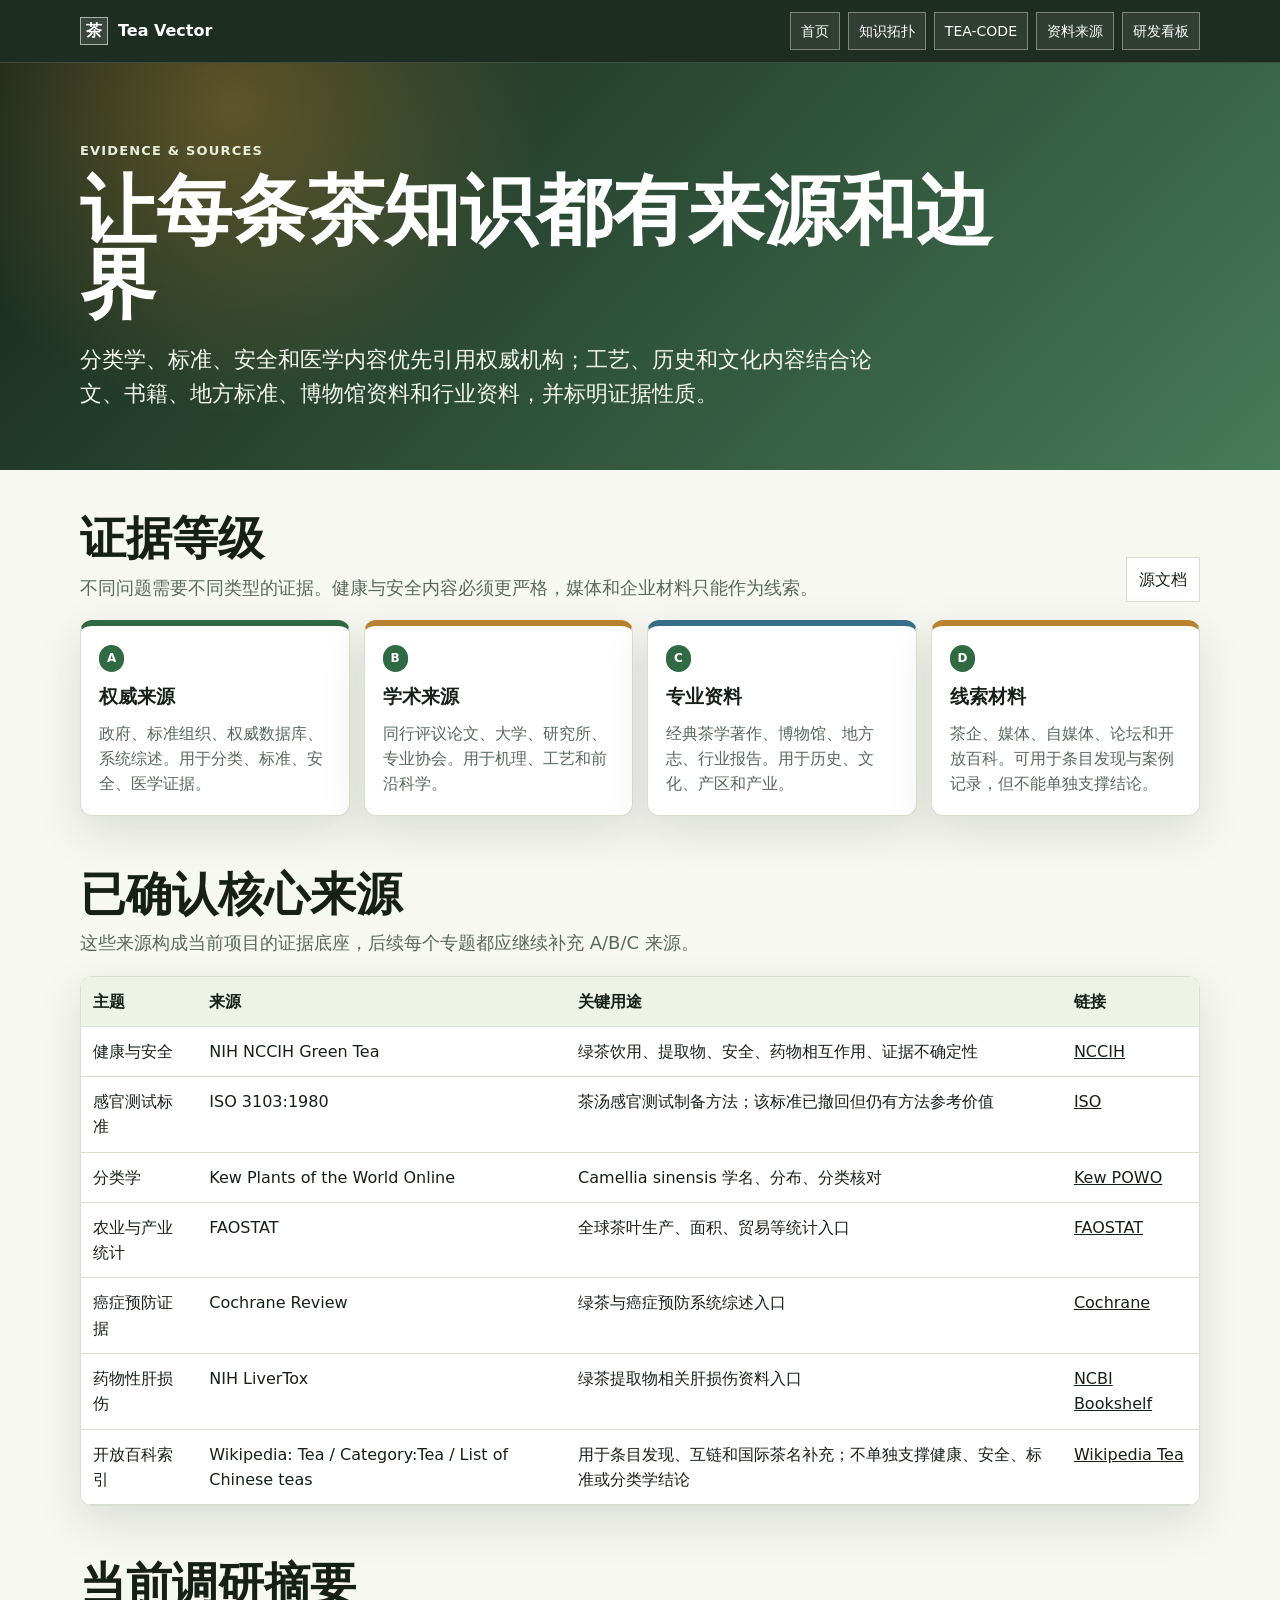
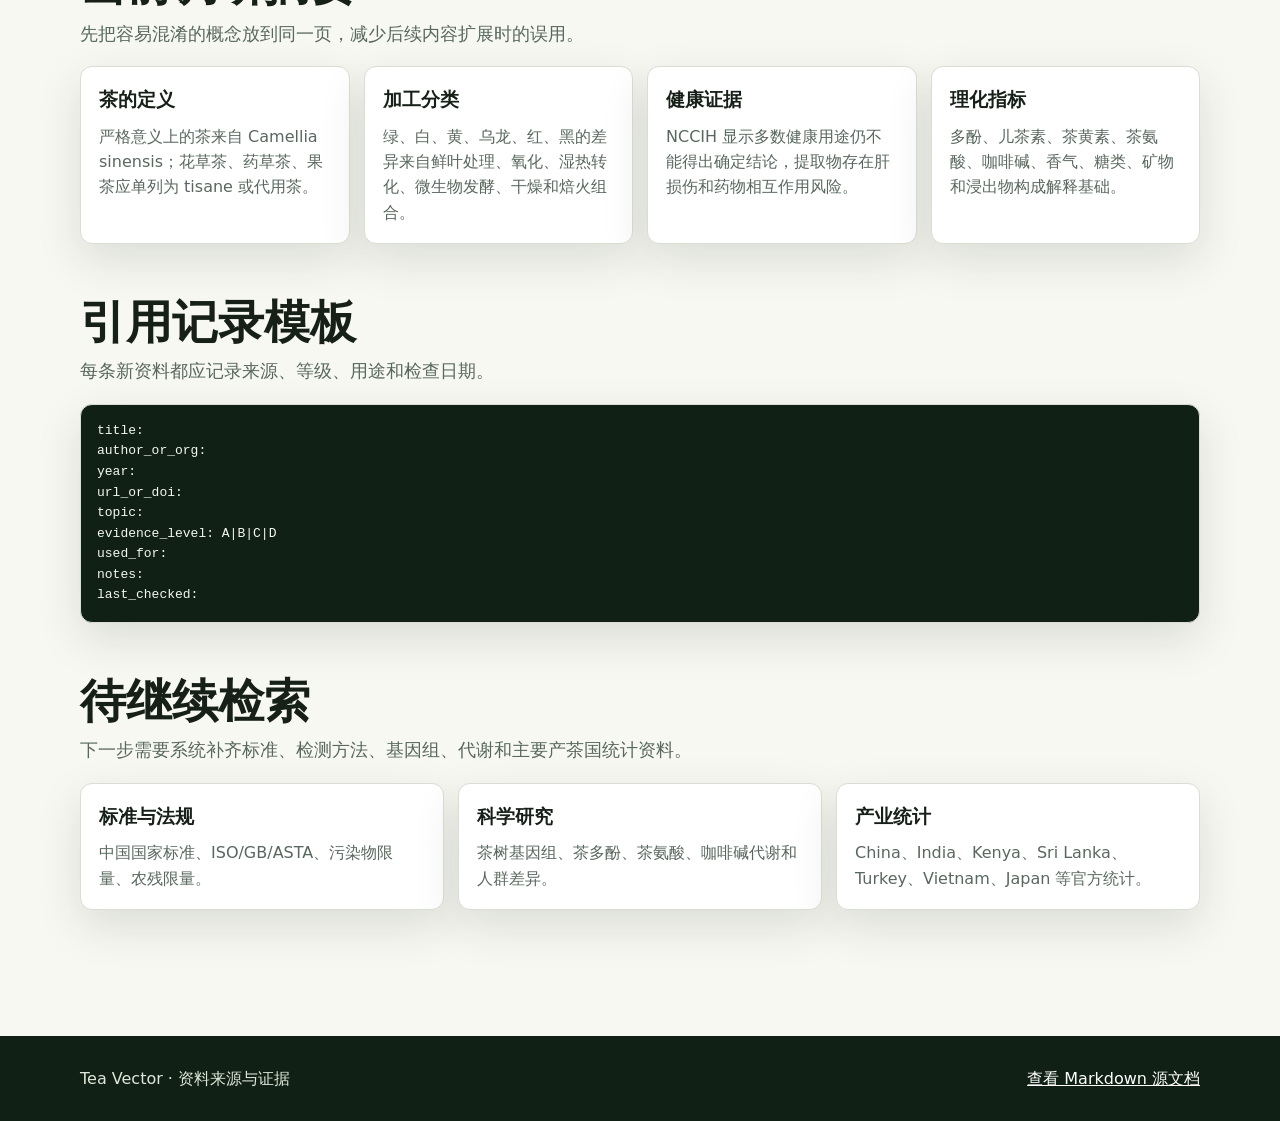
<file: site/research-sources.html>
<!doctype html>
<html lang="zh-CN">
<head>
  <meta charset="utf-8">
  <meta name="viewport" content="width=device-width, initial-scale=1">
  <meta name="description" content="茶知识资料来源、证据等级与引用规范">
  <title>资料来源与证据 | Tea Vector</title>
  <link rel="stylesheet" href="assets/site.css">
</head>
<body>
  <nav class="site-nav"><div class="nav-inner"><a class="brand" href="index.html"><span class="mark">茶</span><span>Tea Vector</span></a><div class="nav-links"><a href="index.html">首页</a><a href="topology.html">知识拓扑</a><a href="tea-system.html">TEA-CODE</a><a href="research-sources.html">资料来源</a><a href="workbench.html">研发看板</a></div></div></nav>
  <header class="page-hero"><div class="hero-inner"><p class="eyebrow">Evidence & Sources</p><h1>让每条茶知识都有来源和边界</h1><p class="subtitle">分类学、标准、安全和医学内容优先引用权威机构；工艺、历史和文化内容结合论文、书籍、地方标准、博物馆资料和行业资料，并标明证据性质。</p></div></header>

  <main>
    <section class="section">
      <div class="section-head"><div><h2>证据等级</h2><p class="lead">不同问题需要不同类型的证据。健康与安全内容必须更严格，媒体和企业材料只能作为线索。</p></div><a class="button" href="docs/research-sources.md">源文档</a></div>
      <div class="grid grid-4">
        <article class="card"><span class="badge">A</span><h3>权威来源</h3><p>政府、标准组织、权威数据库、系统综述。用于分类、标准、安全、医学证据。</p></article>
        <article class="card"><span class="badge">B</span><h3>学术来源</h3><p>同行评议论文、大学、研究所、专业协会。用于机理、工艺和前沿科学。</p></article>
        <article class="card"><span class="badge">C</span><h3>专业资料</h3><p>经典茶学著作、博物馆、地方志、行业报告。用于历史、文化、产区和产业。</p></article>
        <article class="card"><span class="badge">D</span><h3>线索材料</h3><p>茶企、媒体、自媒体、论坛和开放百科。可用于条目发现与案例记录，但不能单独支撑结论。</p></article>
      </div>
    </section>

    <section class="section">
      <div class="section-head"><div><h2>已确认核心来源</h2><p class="lead">这些来源构成当前项目的证据底座，后续每个专题都应继续补充 A/B/C 来源。</p></div></div>
      <div class="table-wrap">
        <table>
          <thead><tr><th>主题</th><th>来源</th><th>关键用途</th><th>链接</th></tr></thead>
          <tbody>
            <tr><td>健康与安全</td><td>NIH NCCIH Green Tea</td><td>绿茶饮用、提取物、安全、药物相互作用、证据不确定性</td><td><a href="https://www.nccih.nih.gov/health/green-tea">NCCIH</a></td></tr>
            <tr><td>感官测试标准</td><td>ISO 3103:1980</td><td>茶汤感官测试制备方法；该标准已撤回但仍有方法参考价值</td><td><a href="https://www.iso.org/standard/8250.html">ISO</a></td></tr>
            <tr><td>分类学</td><td>Kew Plants of the World Online</td><td>Camellia sinensis 学名、分布、分类核对</td><td><a href="https://powo.science.kew.org/">Kew POWO</a></td></tr>
            <tr><td>农业与产业统计</td><td>FAOSTAT</td><td>全球茶叶生产、面积、贸易等统计入口</td><td><a href="https://www.fao.org/faostat/">FAOSTAT</a></td></tr>
            <tr><td>癌症预防证据</td><td>Cochrane Review</td><td>绿茶与癌症预防系统综述入口</td><td><a href="https://www.cochranelibrary.com/">Cochrane</a></td></tr>
            <tr><td>药物性肝损伤</td><td>NIH LiverTox</td><td>绿茶提取物相关肝损伤资料入口</td><td><a href="https://www.ncbi.nlm.nih.gov/books/">NCBI Bookshelf</a></td></tr>
            <tr><td>开放百科索引</td><td>Wikipedia: Tea / Category:Tea / List of Chinese teas</td><td>用于条目发现、互链和国际茶名补充；不单独支撑健康、安全、标准或分类学结论</td><td><a href="https://en.wikipedia.org/wiki/Tea">Wikipedia Tea</a></td></tr>
          </tbody>
        </table>
      </div>
    </section>

    <section class="section">
      <div class="section-head"><div><h2>当前调研摘要</h2><p class="lead">先把容易混淆的概念放到同一页，减少后续内容扩展时的误用。</p></div></div>
      <div class="grid grid-4">
        <div class="panel"><h3>茶的定义</h3><p>严格意义上的茶来自 Camellia sinensis；花草茶、药草茶、果茶应单列为 tisane 或代用茶。</p></div>
        <div class="panel"><h3>加工分类</h3><p>绿、白、黄、乌龙、红、黑的差异来自鲜叶处理、氧化、湿热转化、微生物发酵、干燥和焙火组合。</p></div>
        <div class="panel"><h3>健康证据</h3><p>NCCIH 显示多数健康用途仍不能得出确定结论，提取物存在肝损伤和药物相互作用风险。</p></div>
        <div class="panel"><h3>理化指标</h3><p>多酚、儿茶素、茶黄素、茶氨酸、咖啡碱、香气、糖类、矿物和浸出物构成解释基础。</p></div>
      </div>
    </section>

    <section class="section">
      <div class="section-head"><div><h2>引用记录模板</h2><p class="lead">每条新资料都应记录来源、等级、用途和检查日期。</p></div></div>
      <div class="code-block"><pre>title:
author_or_org:
year:
url_or_doi:
topic:
evidence_level: A|B|C|D
used_for:
notes:
last_checked:</pre></div>
    </section>

    <section class="section">
      <div class="section-head"><div><h2>待继续检索</h2><p class="lead">下一步需要系统补齐标准、检测方法、基因组、代谢和主要产茶国统计资料。</p></div></div>
      <div class="grid grid-3">
        <div class="panel"><h3>标准与法规</h3><p>中国国家标准、ISO/GB/ASTA、污染物限量、农残限量。</p></div>
        <div class="panel"><h3>科学研究</h3><p>茶树基因组、茶多酚、茶氨酸、咖啡碱代谢和人群差异。</p></div>
        <div class="panel"><h3>产业统计</h3><p>China、India、Kenya、Sri Lanka、Turkey、Vietnam、Japan 等官方统计。</p></div>
      </div>
    </section>
  </main>

  <footer><div class="footer-inner"><span>Tea Vector · 资料来源与证据</span><a href="docs/research-sources.md">查看 Markdown 源文档</a></div></footer>
</body>
</html>
</file>
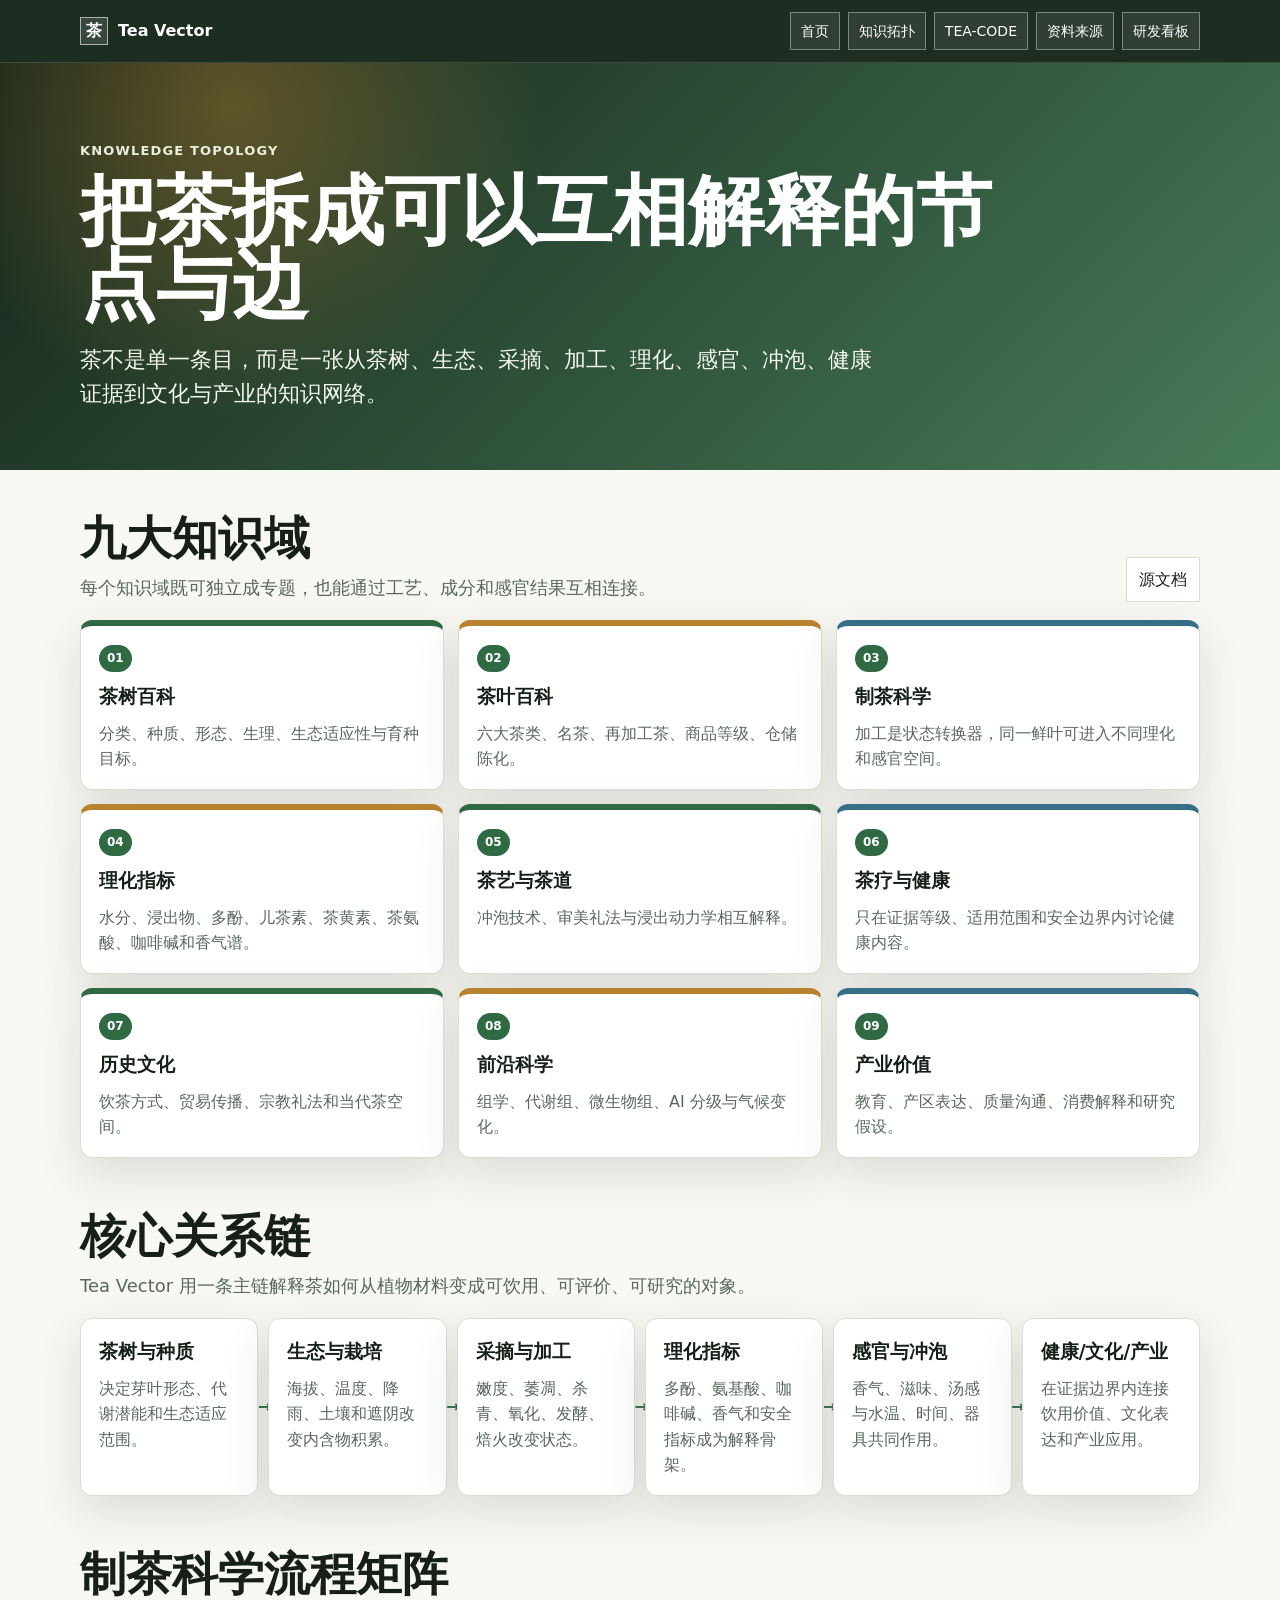
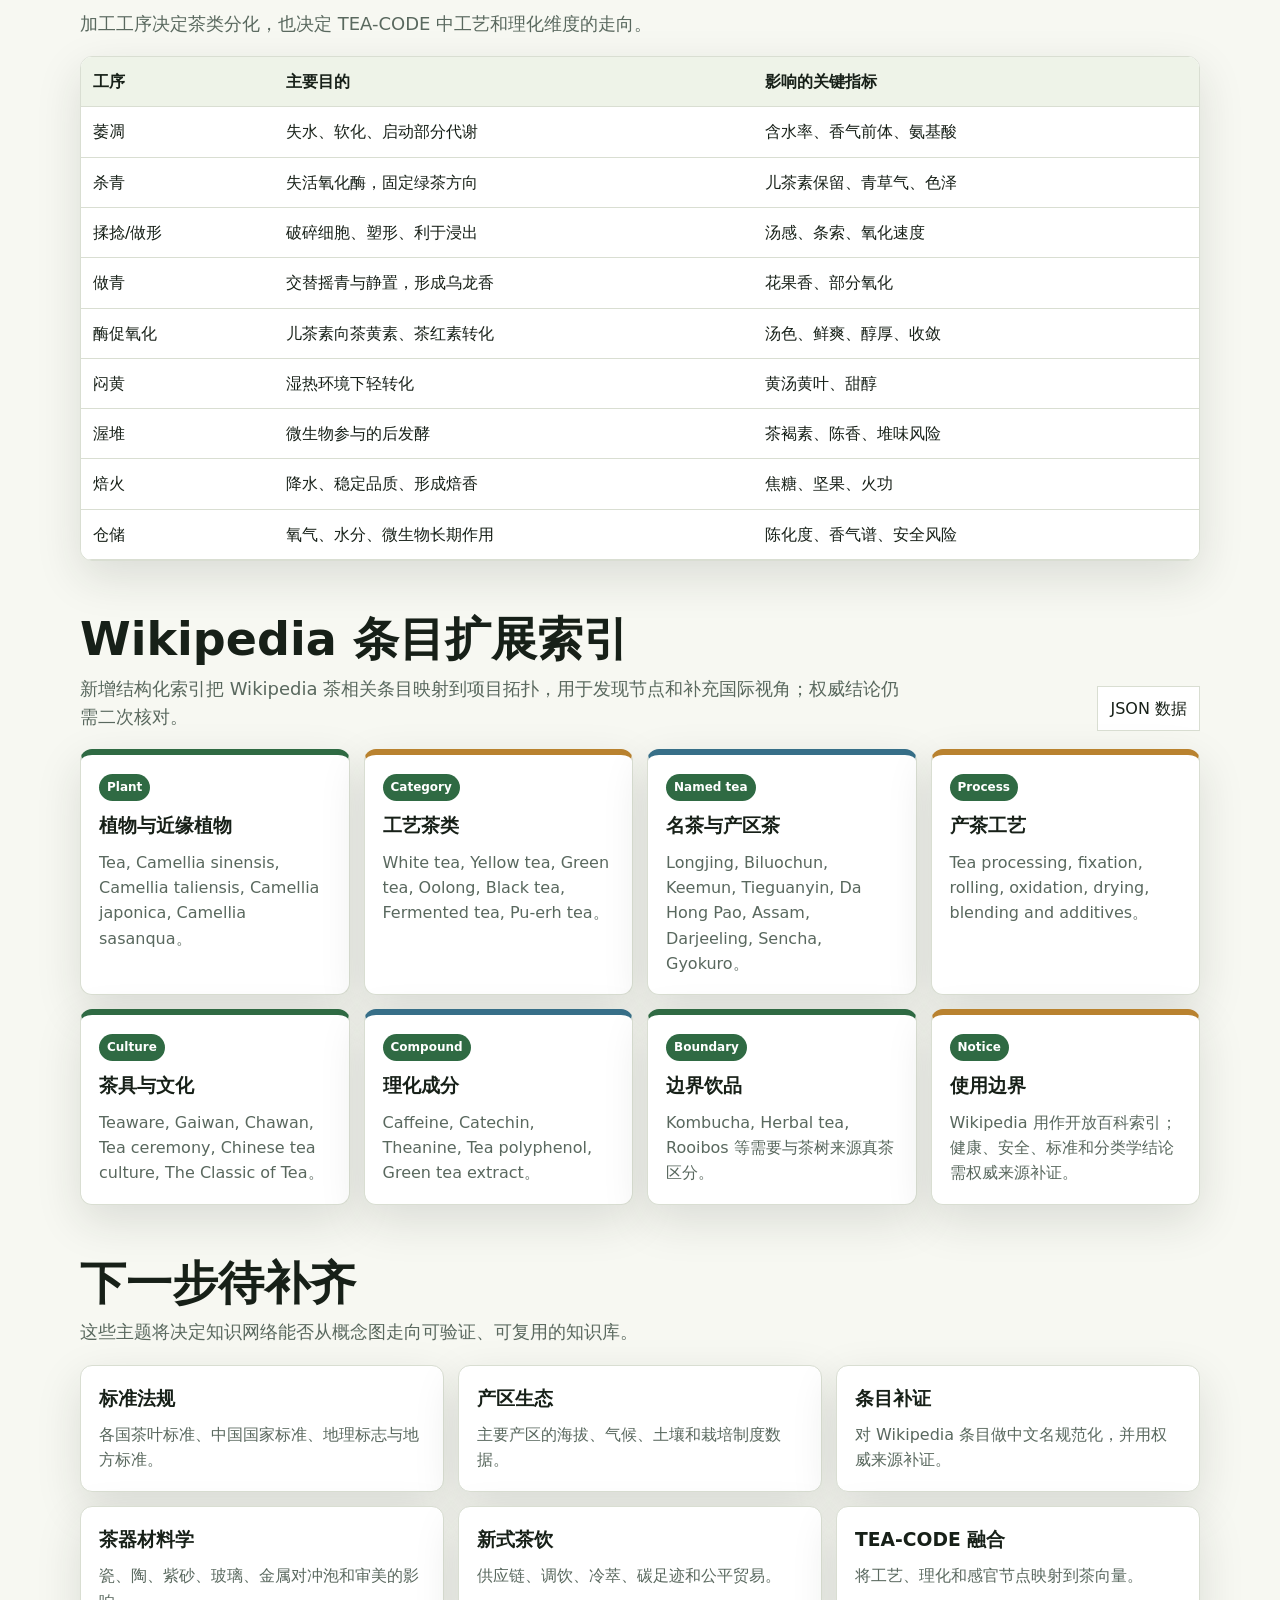
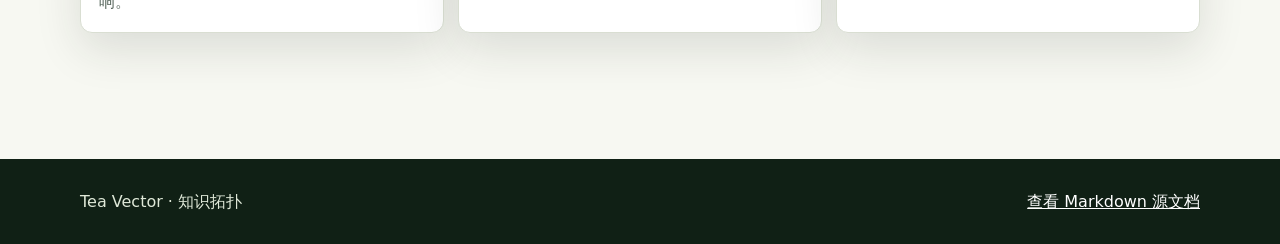
<file: site/topology.html>
<!doctype html>
<html lang="zh-CN">
<head>
  <meta charset="utf-8">
  <meta name="viewport" content="width=device-width, initial-scale=1">
  <meta name="description" content="茶知识拓扑网络可视化页面">
  <title>茶知识拓扑 | Tea Vector</title>
  <link rel="stylesheet" href="assets/site.css">
</head>
<body>
  <nav class="site-nav">
    <div class="nav-inner">
      <a class="brand" href="index.html"><span class="mark">茶</span><span>Tea Vector</span></a>
      <div class="nav-links">
        <a href="index.html">首页</a>
        <a href="topology.html">知识拓扑</a>
        <a href="tea-system.html">TEA-CODE</a>
        <a href="research-sources.html">资料来源</a>
        <a href="workbench.html">研发看板</a>
      </div>
    </div>
  </nav>

  <header class="page-hero">
    <div class="hero-inner">
      <p class="eyebrow">Knowledge Topology</p>
      <h1>把茶拆成可以互相解释的节点与边</h1>
      <p class="subtitle">茶不是单一条目，而是一张从茶树、生态、采摘、加工、理化、感官、冲泡、健康证据到文化与产业的知识网络。</p>
    </div>
  </header>

  <main>
    <section class="section">
      <div class="section-head">
        <div>
          <h2>九大知识域</h2>
          <p class="lead">每个知识域既可独立成专题，也能通过工艺、成分和感官结果互相连接。</p>
        </div>
        <a class="button" href="docs/topology.md">源文档</a>
      </div>
      <div class="grid grid-3">
        <article class="card"><span class="badge">01</span><h3>茶树百科</h3><p>分类、种质、形态、生理、生态适应性与育种目标。</p></article>
        <article class="card"><span class="badge">02</span><h3>茶叶百科</h3><p>六大茶类、名茶、再加工茶、商品等级、仓储陈化。</p></article>
        <article class="card"><span class="badge">03</span><h3>制茶科学</h3><p>加工是状态转换器，同一鲜叶可进入不同理化和感官空间。</p></article>
        <article class="card"><span class="badge">04</span><h3>理化指标</h3><p>水分、浸出物、多酚、儿茶素、茶黄素、茶氨酸、咖啡碱和香气谱。</p></article>
        <article class="card"><span class="badge">05</span><h3>茶艺与茶道</h3><p>冲泡技术、审美礼法与浸出动力学相互解释。</p></article>
        <article class="card"><span class="badge">06</span><h3>茶疗与健康</h3><p>只在证据等级、适用范围和安全边界内讨论健康内容。</p></article>
        <article class="card"><span class="badge">07</span><h3>历史文化</h3><p>饮茶方式、贸易传播、宗教礼法和当代茶空间。</p></article>
        <article class="card"><span class="badge">08</span><h3>前沿科学</h3><p>组学、代谢组、微生物组、AI 分级与气候变化。</p></article>
        <article class="card"><span class="badge">09</span><h3>产业价值</h3><p>教育、产区表达、质量沟通、消费解释和研究假设。</p></article>
      </div>
    </section>

    <section class="section">
      <div class="section-head">
        <div>
          <h2>核心关系链</h2>
          <p class="lead">Tea Vector 用一条主链解释茶如何从植物材料变成可饮用、可评价、可研究的对象。</p>
        </div>
      </div>
      <div class="flow">
        <div class="node"><h3>茶树与种质</h3><p>决定芽叶形态、代谢潜能和生态适应范围。</p></div>
        <div class="node"><h3>生态与栽培</h3><p>海拔、温度、降雨、土壤和遮阴改变内含物积累。</p></div>
        <div class="node"><h3>采摘与加工</h3><p>嫩度、萎凋、杀青、氧化、发酵、焙火改变状态。</p></div>
        <div class="node"><h3>理化指标</h3><p>多酚、氨基酸、咖啡碱、香气和安全指标成为解释骨架。</p></div>
        <div class="node"><h3>感官与冲泡</h3><p>香气、滋味、汤感与水温、时间、器具共同作用。</p></div>
        <div class="node"><h3>健康/文化/产业</h3><p>在证据边界内连接饮用价值、文化表达和产业应用。</p></div>
      </div>
    </section>

    <section class="section">
      <div class="section-head">
        <div>
          <h2>制茶科学流程矩阵</h2>
          <p class="lead">加工工序决定茶类分化，也决定 TEA-CODE 中工艺和理化维度的走向。</p>
        </div>
      </div>
      <div class="table-wrap">
        <table>
          <thead><tr><th>工序</th><th>主要目的</th><th>影响的关键指标</th></tr></thead>
          <tbody>
            <tr><td>萎凋</td><td>失水、软化、启动部分代谢</td><td>含水率、香气前体、氨基酸</td></tr>
            <tr><td>杀青</td><td>失活氧化酶，固定绿茶方向</td><td>儿茶素保留、青草气、色泽</td></tr>
            <tr><td>揉捻/做形</td><td>破碎细胞、塑形、利于浸出</td><td>汤感、条索、氧化速度</td></tr>
            <tr><td>做青</td><td>交替摇青与静置，形成乌龙香</td><td>花果香、部分氧化</td></tr>
            <tr><td>酶促氧化</td><td>儿茶素向茶黄素、茶红素转化</td><td>汤色、鲜爽、醇厚、收敛</td></tr>
            <tr><td>闷黄</td><td>湿热环境下轻转化</td><td>黄汤黄叶、甜醇</td></tr>
            <tr><td>渥堆</td><td>微生物参与的后发酵</td><td>茶褐素、陈香、堆味风险</td></tr>
            <tr><td>焙火</td><td>降水、稳定品质、形成焙香</td><td>焦糖、坚果、火功</td></tr>
            <tr><td>仓储</td><td>氧气、水分、微生物长期作用</td><td>陈化度、香气谱、安全风险</td></tr>
          </tbody>
        </table>
      </div>
    </section>

    <section class="section">
      <div class="section-head">
        <div>
          <h2>Wikipedia 条目扩展索引</h2>
          <p class="lead">新增结构化索引把 Wikipedia 茶相关条目映射到项目拓扑，用于发现节点和补充国际视角；权威结论仍需二次核对。</p>
        </div>
        <a class="button" href="data/wikipedia-tea-topology.json">JSON 数据</a>
      </div>
      <div class="grid grid-4">
        <article class="card"><span class="badge">Plant</span><h3>植物与近缘植物</h3><p>Tea, Camellia sinensis, Camellia taliensis, Camellia japonica, Camellia sasanqua。</p></article>
        <article class="card"><span class="badge">Category</span><h3>工艺茶类</h3><p>White tea, Yellow tea, Green tea, Oolong, Black tea, Fermented tea, Pu-erh tea。</p></article>
        <article class="card"><span class="badge">Named tea</span><h3>名茶与产区茶</h3><p>Longjing, Biluochun, Keemun, Tieguanyin, Da Hong Pao, Assam, Darjeeling, Sencha, Gyokuro。</p></article>
        <article class="card"><span class="badge">Process</span><h3>产茶工艺</h3><p>Tea processing, fixation, rolling, oxidation, drying, blending and additives。</p></article>
        <article class="card"><span class="badge">Culture</span><h3>茶具与文化</h3><p>Teaware, Gaiwan, Chawan, Tea ceremony, Chinese tea culture, The Classic of Tea。</p></article>
        <article class="card"><span class="badge">Compound</span><h3>理化成分</h3><p>Caffeine, Catechin, Theanine, Tea polyphenol, Green tea extract。</p></article>
        <article class="card"><span class="badge">Boundary</span><h3>边界饮品</h3><p>Kombucha, Herbal tea, Rooibos 等需要与茶树来源真茶区分。</p></article>
        <article class="card"><span class="badge">Notice</span><h3>使用边界</h3><p>Wikipedia 用作开放百科索引；健康、安全、标准和分类学结论需权威来源补证。</p></article>
      </div>
    </section>

    <section class="section">
      <div class="section-head"><div><h2>下一步待补齐</h2><p class="lead">这些主题将决定知识网络能否从概念图走向可验证、可复用的知识库。</p></div></div>
      <div class="grid grid-3">
        <div class="panel"><h3>标准法规</h3><p>各国茶叶标准、中国国家标准、地理标志与地方标准。</p></div>
        <div class="panel"><h3>产区生态</h3><p>主要产区的海拔、气候、土壤和栽培制度数据。</p></div>
        <div class="panel"><h3>条目补证</h3><p>对 Wikipedia 条目做中文名规范化，并用权威来源补证。</p></div>
        <div class="panel"><h3>茶器材料学</h3><p>瓷、陶、紫砂、玻璃、金属对冲泡和审美的影响。</p></div>
        <div class="panel"><h3>新式茶饮</h3><p>供应链、调饮、冷萃、碳足迹和公平贸易。</p></div>
        <div class="panel"><h3>TEA-CODE 融合</h3><p>将工艺、理化和感官节点映射到茶向量。</p></div>
      </div>
    </section>
  </main>

  <footer><div class="footer-inner"><span>Tea Vector · 知识拓扑</span><a href="docs/topology.md">查看 Markdown 源文档</a></div></footer>
</body>
</html>
</file>
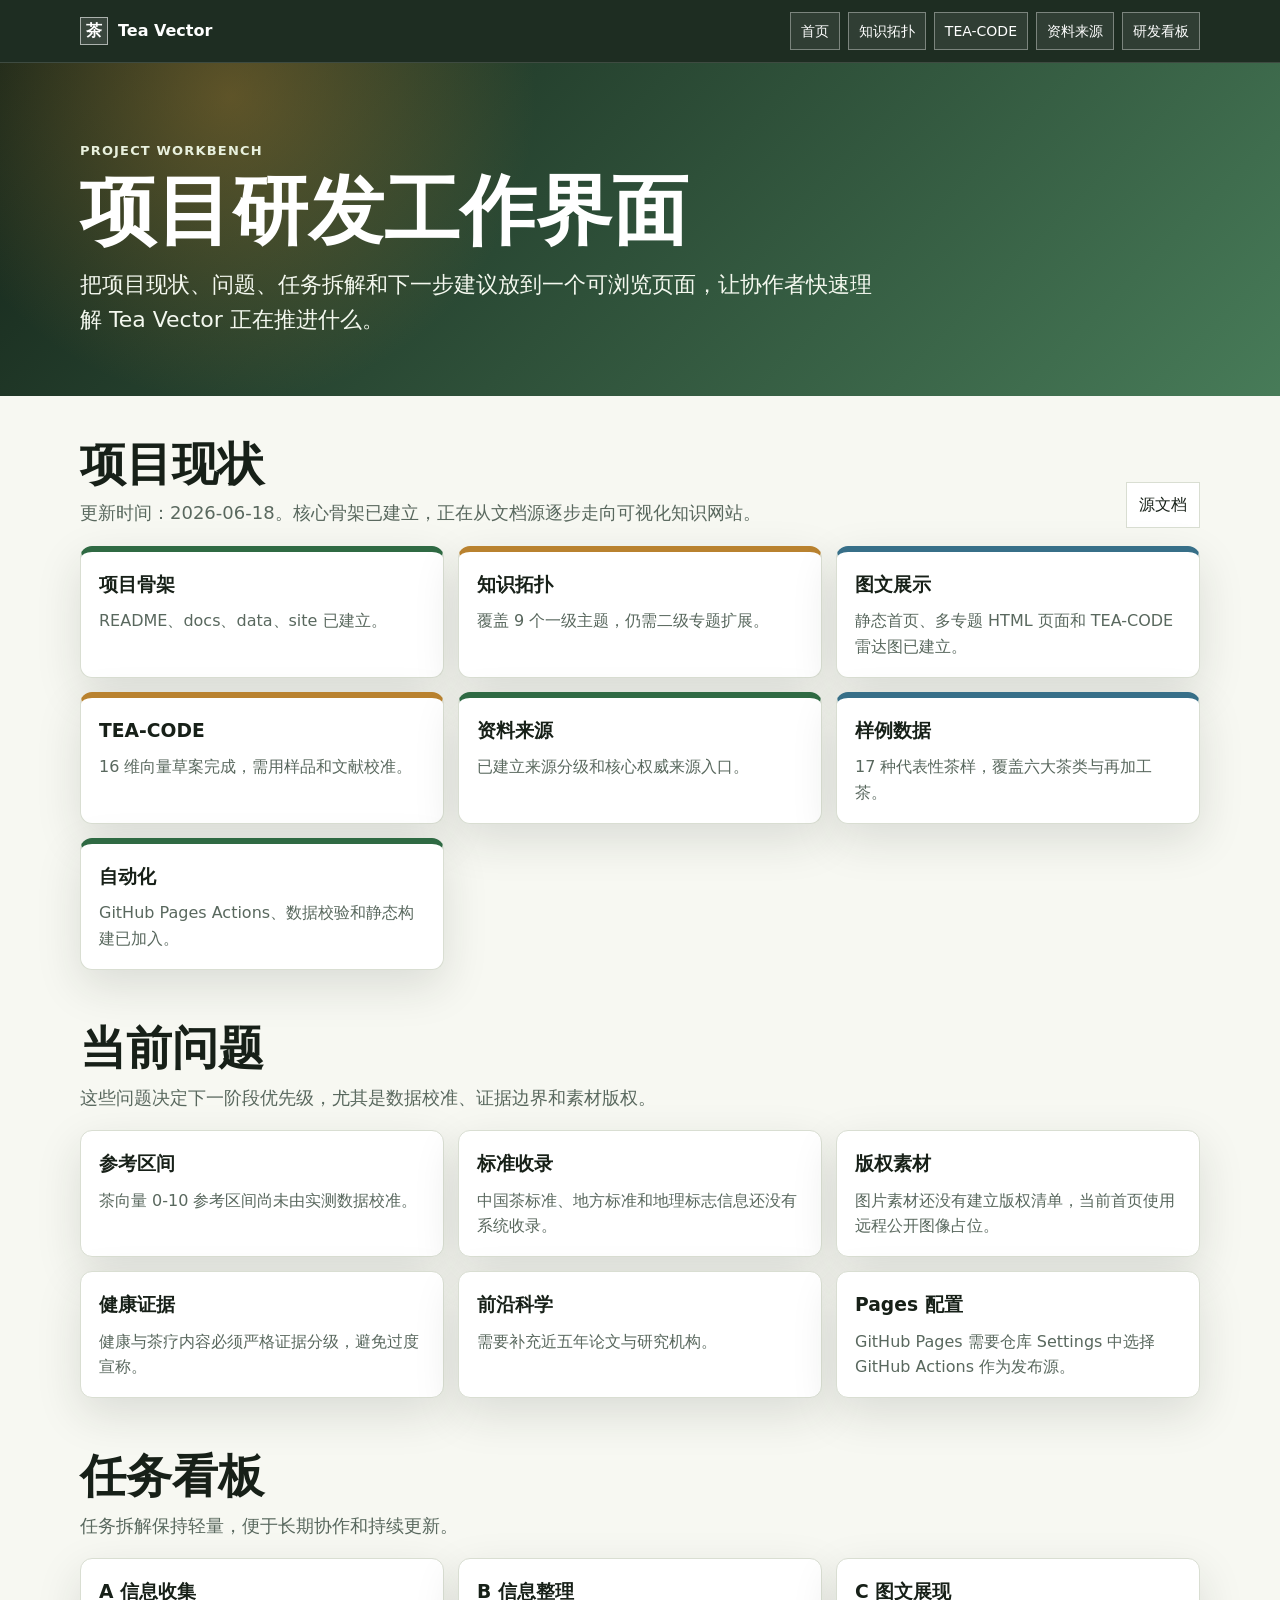
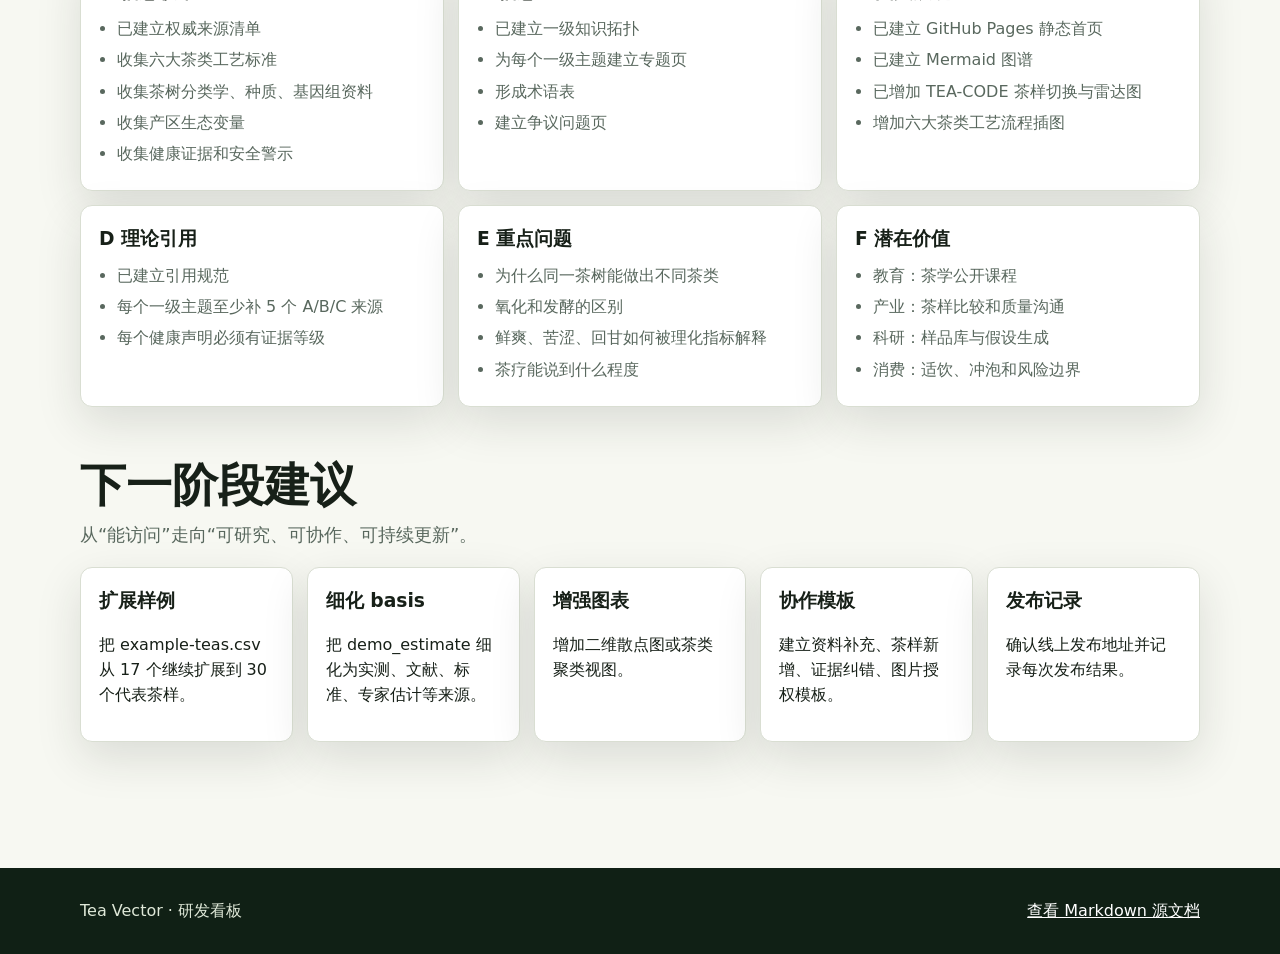
<file: site/workbench.html>
<!doctype html>
<html lang="zh-CN">
<head>
  <meta charset="utf-8">
  <meta name="viewport" content="width=device-width, initial-scale=1">
  <meta name="description" content="Tea Vector 项目研发看板">
  <title>研发看板 | Tea Vector</title>
  <link rel="stylesheet" href="assets/site.css">
</head>
<body>
  <nav class="site-nav"><div class="nav-inner"><a class="brand" href="index.html"><span class="mark">茶</span><span>Tea Vector</span></a><div class="nav-links"><a href="index.html">首页</a><a href="topology.html">知识拓扑</a><a href="tea-system.html">TEA-CODE</a><a href="research-sources.html">资料来源</a><a href="workbench.html">研发看板</a></div></div></nav>
  <header class="page-hero"><div class="hero-inner"><p class="eyebrow">Project Workbench</p><h1>项目研发工作界面</h1><p class="subtitle">把项目现状、问题、任务拆解和下一步建议放到一个可浏览页面，让协作者快速理解 Tea Vector 正在推进什么。</p></div></header>

  <main>
    <section class="section">
      <div class="section-head"><div><h2>项目现状</h2><p class="lead">更新时间：2026-06-18。核心骨架已建立，正在从文档源逐步走向可视化知识网站。</p></div><a class="button" href="docs/workbench.md">源文档</a></div>
      <div class="grid grid-3">
        <article class="card"><h3>项目骨架</h3><p>README、docs、data、site 已建立。</p></article>
        <article class="card"><h3>知识拓扑</h3><p>覆盖 9 个一级主题，仍需二级专题扩展。</p></article>
        <article class="card"><h3>图文展示</h3><p>静态首页、多专题 HTML 页面和 TEA-CODE 雷达图已建立。</p></article>
        <article class="card"><h3>TEA-CODE</h3><p>16 维向量草案完成，需用样品和文献校准。</p></article>
        <article class="card"><h3>资料来源</h3><p>已建立来源分级和核心权威来源入口。</p></article>
        <article class="card"><h3>样例数据</h3><p>17 种代表性茶样，覆盖六大茶类与再加工茶。</p></article>
        <article class="card"><h3>自动化</h3><p>GitHub Pages Actions、数据校验和静态构建已加入。</p></article>
      </div>
    </section>

    <section class="section">
      <div class="section-head"><div><h2>当前问题</h2><p class="lead">这些问题决定下一阶段优先级，尤其是数据校准、证据边界和素材版权。</p></div></div>
      <div class="grid grid-3">
        <div class="panel"><h3>参考区间</h3><p>茶向量 0-10 参考区间尚未由实测数据校准。</p></div>
        <div class="panel"><h3>标准收录</h3><p>中国茶标准、地方标准和地理标志信息还没有系统收录。</p></div>
        <div class="panel"><h3>版权素材</h3><p>图片素材还没有建立版权清单，当前首页使用远程公开图像占位。</p></div>
        <div class="panel"><h3>健康证据</h3><p>健康与茶疗内容必须严格证据分级，避免过度宣称。</p></div>
        <div class="panel"><h3>前沿科学</h3><p>需要补充近五年论文与研究机构。</p></div>
        <div class="panel"><h3>Pages 配置</h3><p>GitHub Pages 需要仓库 Settings 中选择 GitHub Actions 作为发布源。</p></div>
      </div>
    </section>

    <section class="section">
      <div class="section-head"><div><h2>任务看板</h2><p class="lead">任务拆解保持轻量，便于长期协作和持续更新。</p></div></div>
      <div class="kanban">
        <div class="panel"><h3>A 信息收集</h3><ul class="task-list"><li>已建立权威来源清单</li><li>收集六大茶类工艺标准</li><li>收集茶树分类学、种质、基因组资料</li><li>收集产区生态变量</li><li>收集健康证据和安全警示</li></ul></div>
        <div class="panel"><h3>B 信息整理</h3><ul class="task-list"><li>已建立一级知识拓扑</li><li>为每个一级主题建立专题页</li><li>形成术语表</li><li>建立争议问题页</li></ul></div>
        <div class="panel"><h3>C 图文展现</h3><ul class="task-list"><li>已建立 GitHub Pages 静态首页</li><li>已建立 Mermaid 图谱</li><li>已增加 TEA-CODE 茶样切换与雷达图</li><li>增加六大茶类工艺流程插图</li></ul></div>
        <div class="panel"><h3>D 理论引用</h3><ul class="task-list"><li>已建立引用规范</li><li>每个一级主题至少补 5 个 A/B/C 来源</li><li>每个健康声明必须有证据等级</li></ul></div>
        <div class="panel"><h3>E 重点问题</h3><ul class="task-list"><li>为什么同一茶树能做出不同茶类</li><li>氧化和发酵的区别</li><li>鲜爽、苦涩、回甘如何被理化指标解释</li><li>茶疗能说到什么程度</li></ul></div>
        <div class="panel"><h3>F 潜在价值</h3><ul class="task-list"><li>教育：茶学公开课程</li><li>产业：茶样比较和质量沟通</li><li>科研：样品库与假设生成</li><li>消费：适饮、冲泡和风险边界</li></ul></div>
      </div>
    </section>

    <section class="section">
      <div class="section-head"><div><h2>下一阶段建议</h2><p class="lead">从“能访问”走向“可研究、可协作、可持续更新”。</p></div></div>
      <div class="grid grid-5 grid-3">
        <div class="timeline-item"><h3>扩展样例</h3><p>把 example-teas.csv 从 17 个继续扩展到 30 个代表茶样。</p></div>
        <div class="timeline-item"><h3>细化 basis</h3><p>把 demo_estimate 细化为实测、文献、标准、专家估计等来源。</p></div>
        <div class="timeline-item"><h3>增强图表</h3><p>增加二维散点图或茶类聚类视图。</p></div>
        <div class="timeline-item"><h3>协作模板</h3><p>建立资料补充、茶样新增、证据纠错、图片授权模板。</p></div>
        <div class="timeline-item"><h3>发布记录</h3><p>确认线上发布地址并记录每次发布结果。</p></div>
      </div>
    </section>
  </main>

  <footer><div class="footer-inner"><span>Tea Vector · 研发看板</span><a href="docs/workbench.md">查看 Markdown 源文档</a></div></footer>
</body>
</html>
</file>
<file: site/assets/site.css>
:root {
  color-scheme: light;
  --ink: #172018;
  --muted: #59685e;
  --paper: #f7f8f2;
  --surface: #ffffff;
  --line: #d9ded2;
  --leaf: #2f6a43;
  --moss: #76915a;
  --amber: #b9822f;
  --clay: #9b583c;
  --blue: #376f88;
  --dark: #102015;
  --soft: #edf2e8;
  --shadow: 0 16px 45px rgba(31, 42, 29, .13);
}

* { box-sizing: border-box; }
html { scroll-behavior: smooth; }
body {
  margin: 0;
  font-family: ui-sans-serif, system-ui, -apple-system, BlinkMacSystemFont, "Segoe UI", sans-serif;
  color: var(--ink);
  background: var(--paper);
  line-height: 1.58;
}
a { color: inherit; }

.site-nav {
  position: sticky;
  top: 0;
  z-index: 10;
  background: rgba(16, 32, 21, .94);
  color: white;
  border-bottom: 1px solid rgba(255,255,255,.14);
  backdrop-filter: blur(14px);
}
.nav-inner {
  width: min(1120px, calc(100% - 28px));
  margin: 0 auto;
  display: flex;
  align-items: center;
  justify-content: space-between;
  gap: 16px;
  padding: 12px 0;
}
.brand {
  display: flex;
  align-items: center;
  gap: 10px;
  font-weight: 760;
  text-decoration: none;
  min-width: max-content;
}
.mark {
  width: 28px;
  height: 28px;
  display: grid;
  place-items: center;
  border: 1px solid rgba(255,255,255,.58);
  background: rgba(255,255,255,.12);
}
.nav-links {
  display: flex;
  flex-wrap: wrap;
  justify-content: flex-end;
  gap: 8px;
  font-size: 14px;
}
.nav-links a {
  text-decoration: none;
  border: 1px solid rgba(255,255,255,.36);
  padding: 7px 10px;
  background: rgba(255,255,255,.08);
}

.page-hero {
  color: white;
  background:
    radial-gradient(circle at 18% 10%, rgba(185,130,47,.42), transparent 28%),
    linear-gradient(135deg, rgba(16,32,21,.98), rgba(47,106,67,.88));
  padding: 78px 20px 58px;
}
.hero-inner,
.section,
.footer-inner {
  width: min(1120px, 100%);
  margin: 0 auto;
}
.eyebrow {
  margin: 0 0 12px;
  color: #e8f0dd;
  font-size: 13px;
  font-weight: 740;
  letter-spacing: .09em;
  text-transform: uppercase;
}
h1 {
  max-width: 920px;
  margin: 0;
  font-size: clamp(38px, 6vw, 76px);
  line-height: .98;
}
.subtitle {
  max-width: 800px;
  margin: 20px 0 0;
  color: #f4f8ef;
  font-size: clamp(17px, 2vw, 22px);
}
main { padding: 44px 20px 72px; }
.section { margin-bottom: 54px; }
.section-head {
  display: flex;
  align-items: end;
  justify-content: space-between;
  gap: 18px;
  margin-bottom: 18px;
}
h2 {
  margin: 0;
  font-size: clamp(28px, 4vw, 46px);
  line-height: 1.08;
}
h3 { margin: 0 0 9px; }
.lead {
  max-width: 820px;
  margin: 10px 0 0;
  color: var(--muted);
  font-size: 18px;
}

.grid { display: grid; gap: 14px; }
.grid-2 { grid-template-columns: repeat(2, minmax(0, 1fr)); }
.grid-3 { grid-template-columns: repeat(3, minmax(0, 1fr)); }
.grid-4 { grid-template-columns: repeat(4, minmax(0, 1fr)); }
.grid-5 { grid-template-columns: repeat(5, minmax(0, 1fr)); }
.card,
.panel,
.table-wrap,
.code-block,
.node,
.timeline-item {
  background: var(--surface);
  border: 1px solid var(--line);
  border-radius: 12px;
  box-shadow: var(--shadow);
}
.card,
.panel,
.node,
.timeline-item { padding: 18px; }
.card { border-top: 6px solid var(--leaf); }
.card:nth-child(2n) { border-top-color: var(--amber); }
.card:nth-child(3n) { border-top-color: var(--blue); }
.card p,
.panel p,
.node p { color: var(--muted); margin: 0; }
.badge {
  display: inline-block;
  margin-bottom: 10px;
  padding: 4px 8px;
  color: white;
  background: var(--leaf);
  border-radius: 999px;
  font-size: 12px;
  font-weight: 720;
}
.button {
  display: inline-block;
  text-decoration: none;
  border: 1px solid var(--line);
  background: var(--surface);
  padding: 9px 12px;
}

.flow {
  display: grid;
  grid-template-columns: repeat(6, minmax(0, 1fr));
  gap: 10px;
  align-items: stretch;
}
.flow .node {
  position: relative;
  min-height: 120px;
}
.flow .node:not(:last-child)::after {
  content: "→";
  position: absolute;
  right: -14px;
  top: 50%;
  transform: translateY(-50%);
  color: var(--leaf);
  font-weight: 800;
}

.table-wrap { overflow-x: auto; }
table {
  width: 100%;
  border-collapse: collapse;
  background: white;
}
th, td {
  padding: 12px;
  border-bottom: 1px solid var(--line);
  text-align: left;
  vertical-align: top;
}
th { background: #eef3e8; }

.code-block {
  padding: 16px;
  overflow-x: auto;
  background: #102015;
  color: #f4f8ef;
}
.code-block pre { margin: 0; white-space: pre-wrap; }

.bars { display: grid; gap: 9px; }
.bar {
  display: grid;
  grid-template-columns: 86px 1fr 32px;
  gap: 10px;
  align-items: center;
  font-size: 14px;
}
.track {
  height: 10px;
  border-radius: 999px;
  background: #e5eadf;
  overflow: hidden;
}
.fill {
  height: 100%;
  border-radius: 999px;
  background: linear-gradient(90deg, var(--moss), var(--leaf));
}
.select-row {
  display: flex;
  justify-content: space-between;
  gap: 10px;
  align-items: center;
  margin-bottom: 12px;
}
select {
  max-width: 100%;
  padding: 8px 10px;
  border: 1px solid var(--line);
  background: white;
}
canvas {
  width: 100%;
  max-width: 720px;
  height: auto;
}

.kanban { display: grid; grid-template-columns: repeat(3, minmax(0, 1fr)); gap: 14px; }
.task-list { margin: 0; padding-left: 18px; color: var(--muted); }
.task-list li { margin: 6px 0; }

footer {
  padding: 30px 20px;
  color: #dfe8d8;
  background: var(--dark);
}
.footer-inner {
  display: flex;
  flex-wrap: wrap;
  justify-content: space-between;
  gap: 12px;
}
.footer-inner a { color: white; }

@media (max-width: 900px) {
  .grid-2,
  .grid-3,
  .grid-4,
  .grid-5,
  .flow,
  .kanban { grid-template-columns: 1fr; }
  .flow .node:not(:last-child)::after { display: none; }
  .section-head { display: block; }
  .nav-inner { align-items: flex-start; flex-direction: column; }
}
</file>
